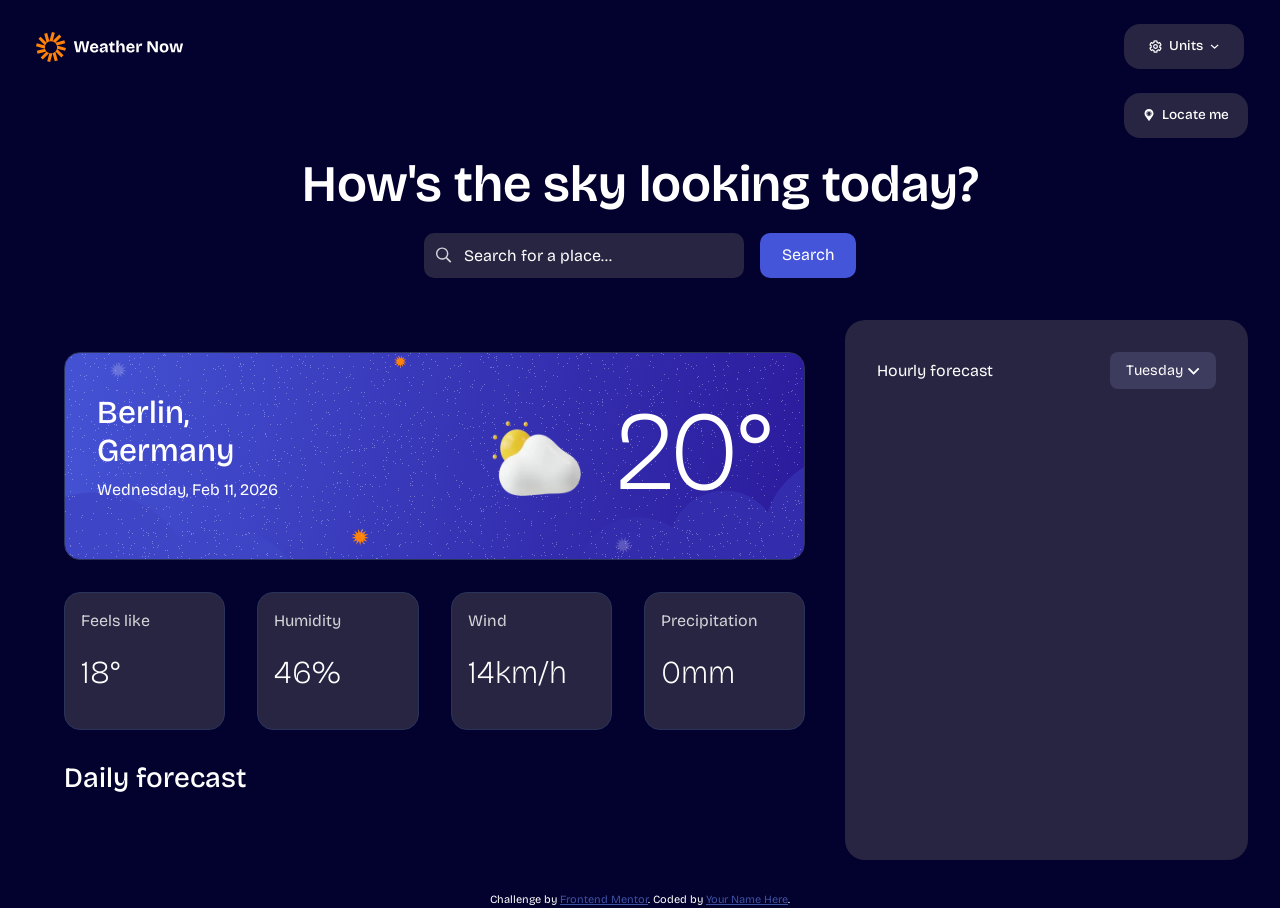
<file: index.html>
<!DOCTYPE html>
<html lang="en">
<head>
  <meta charset="UTF-8">
  <meta name="viewport" content="width=device-width, initial-scale=1.0">

  <link rel="icon" type="image/png" sizes="32x32" href="./assets/images/favicon-32x32.png">
  <link href="https://cdn.jsdelivr.net/npm/bootstrap@5.3.8/dist/css/bootstrap.min.css" rel="stylesheet" integrity="sha384-sRIl4kxILFvY47J16cr9ZwB07vP4J8+LH7qKQnuqkuIAvNWLzeN8tE5YBujZqJLB" crossorigin="anonymous">
  <link rel="stylesheet" href="./assets/styles.css">

  <!--Fonts-->
  <link href="https://fonts.googleapis.com/css2?family=DM+Sans:ital,opsz,wght@0,9..40,100..1000;1,9..40,100..1000&display=swap" rel="stylesheet">
  <link href="https://fonts.googleapis.com/css2?family=Bricolage+Grotesque:opsz,wght@12..96,200..800&display=swap" rel="stylesheet">

  <title>Frontend Mentor | Weather app</title>

</head>
<body>

  <main class="main">

    <nav class="navbar navbar-expand-lg p-4">

      <div class="container-fluid">
        <a class="navbar-brand" href="#">
          <img src="./assets/images/logo.svg" alt="Logo" height="30">
        </a>

        <div class="wrapper">
              <a class="nav-link" href="#" role="button">
                <img src="./assets/images/icon-units.svg" alt="" height="13">
                Units
                <img src="./assets/images/icon-dropdown.svg" alt="" height="5">
              </a>
          <div class="panel">

            <div class="panel-options">
              <button class="option-switch">Switch to imperial</button>
            </div>

            <hr>

            <div class="panel-header">
              <p>Temperature</p>
            </div>

            <div class="panel-options">
              <button class="option active">Celsius (°C)</button>
              <button class="option">Fahrenheit (°F)</button>
            </div>

            <hr>

            <div class="panel-header">
              <p>Wind speed</p>
            </div>

            <div class="panel-options">
              <button class="option active"> km/h</button>
              <button class="option">mph</button>
            </div>

            <hr>

            <div class="panel-header">
              <p>Precipitation</p>
            </div>

            <div class="panel-options">
              <button class="option active"> Millimeters (mm)</button>
              <button class="option">Inches (in)</button>
            </div>

          </div>
        </div>
      </div>
    </nav>

    <div class="mode">
      <button id="locateBtn" class="nav-link" href="#" role="button">
        <img src="assets/images/location-pin-svgrepo-com.svg" alt="" height="12">
        Locate me
      </button>
    </div>

    <section id="Search">

      <div class="title">
        <h1>
          How's the sky looking today?
        </h1>
      </div>

        <form id="searchForm" class="search-form">
          <div class="input-wrapper">
            <img src="assets/images/icon-search.svg" alt="">
            <input type="text" id="cityInput" placeholder="Search for a place...">
          </div>

          <button type="submit" id="search-button">Search</button>

        </form>

    </section>

    <section id="home">
      <div class="main-container">
        <div class="left">
          <div class="info">
            <div class="city-info">
              <h2 id="city-name">
              Berlin, Germany
              </h2>
              <p id="date">
                Wednesday, Feb 11, 2026
              </p>
            </div>

            <div class="weather">
              <img class="hero-icon" src="assets/images/icon-partly-cloudy.webp" alt="">
              <h2 class="degrees main-temp">
                20°
              </h2>
            </div>

          </div>

          <div class="stats">
            <div class="card">
              <p class="stat-title">
                Feels like
              </p>
              <p class="stats-data feels-like">
                18°
              </p>
            </div>

            <div class="card">
              <p class="stat-title">
                Humidity
              </p>
                <p class="stats-data" id="humidity">
                  46%
                </p>
            </div>

            <div class="card">
              <p class="stat-title">
                Wind
              </p>
              <p class="stats-data" id="wind">
                  14km/h
                </p>
            </div>

            <div class="card">
              <p class="stat-title">
                Precipitation
              </p>
              <p class="stats-data" id="precipitation">
                  0mm
                </p>
            </div>

          </div>

          <h3 class="daily-title"> Daily forecast</h3>

          <div class="daily" id="daily-container">

          </div>

        </div>

        <div class="right">
          <div class="header-hourly">
            <p>
              Hourly forecast
            </p>
            <div class="hourly-wrapper">
              <button class="days-toggler">
                Tuesday
                <img src="assets/images/icon-dropdown.svg" alt="">
              </button>
              <div class="days-panel">
                <button class="days-option">
                  Monday
                </button>
                <button class="days-option">
                  Tuesday
                </button>
                <button class="days-option">
                  Wednesday
                </button>
                <button class="days-option">
                  Thursday
                </button>
                <button class="days-option">
                  Friday
                </button>
                <button class="days-option">
                  Saturday
                </button>
              </div>
            </div>
          </div>
    
            <div id="hourly-container">

            </div>

        </div>
      </div>
    </section>

  </main>

<footer role="contentinfo">
  <div class="attribution">
    Challenge by <a href="https://www.frontendmentor.io?ref=challenge">Frontend Mentor</a>. 
    Coded by <a href="#">Your Name Here</a>.
  </div>
</footer>

<script src="JS/index.js"></script>
<script src="https://cdn.jsdelivr.net/npm/bootstrap@5.3.8/dist/js/bootstrap.bundle.min.js" integrity="sha384-FKyoEForCGlyvwx9Hj09JcYn3nv7wiPVlz7YYwJrWVcXK/BmnVDxM+D2scQbITxI" crossorigin="anonymous"></script>

</body>

</html>
</file>
<file: assets/styles.css>
body{
    background-color: hsl(243, 96%, 9%);
    color: white;
    font-family: "Bricolage Grotesque", sans-serif;
    margin: 0;
}



/* Navbar and panel */

.mode{
    display: flex;
    justify-content: end;
    padding-right: 2rem;
    padding-bottom: 1rem;
}

.wrapper{
    position: relative;
}

.nav-link{
    color: white;
    background-color: hsl(243, 27%, 20%);

    border-radius: 1rem;

    display: inline-flex;
    justify-content: center;
    align-items: center;
    gap: 7px;

    font-size: 0.85rem;
    font-weight: 500;

    text-decoration: none;
    padding: 0.5rem 1.2rem;

    min-width: 7.5rem;
    height: 2.8rem;
}

.panel-options{
    display: flex;
    flex-direction: column;
    gap: 0.25rem;
    padding: 0.35rem 0;
}

.panel {
    position: absolute;
    top: calc(100% + 12px);
    right: 0;

    width: fit-content;
    padding: 1rem;

    background-color: hsl(243, 27%, 20%);
    border-radius: 1.25rem;

    box-shadow: 0 20px 50px rgba(0, 0, 0, 0.35);

    display: none;
    z-index: 1000;
}

.panel-header p {
    font-size: 0.9rem;
    color: #bbbbbb;
    margin: 0;
}

hr{
    margin: 0;
    padding: 0.2rem;
}

.option {
    display: flex;
    align-items: center;
    width: 10rem;
    text-align: left;
    background: transparent;
    color: white;
    border: none;
    padding: 0.5rem;
    padding-left: 0.2rem;
    border-radius: 0.75rem;
    cursor: pointer;

    font-size: 1rem;
    margin: 0;
}

.option-switch{
    display: flex;
    align-items: center;
    width: 10rem;
    text-align: left;
    background: transparent;
    color: white;
    border: none;
    padding: 0.75rem;
    padding-left: 0.2rem;
    border-radius: 0.75rem;
    cursor: pointer;

    font-size: 0.9rem;
    margin: 0;
}

.option-switch:hover{
    background-color: hsl(243, 27%, 20%);
}

.option:hover{
    background-color: hsl(243, 27%, 20%);
}

.option.active {
    background: hsl(18, 98%, 55%);
}

.option.active:hover {
    background: hsl(18, 83%, 37%);
}

.panel.open{
    display: block;
}

/* Home */

h1{
    display: flex;
    justify-content: center;
    align-items: center;
    text-align: center;
    font-size: 3.2rem;
    font-weight: 600;
}

.search-form{
    display: flex;
    justify-content: center;
    align-items: center;
    text-align: center;
    padding-top: 10px;
    padding-bottom: 10px;
    gap: 1rem;
}

.input-wrapper {
    position: relative;
    display: inline-block;
}

.input-wrapper img {
    position: absolute;
    left: 12px;
    top: 50%;
    transform: translateY(-50%);
    width: 16px;
    pointer-events: none;
}

.input-wrapper input {
    padding-left: 40px;
    height: 2.8rem;
    border-radius: 10px;
    background-color: hsl(243, 27%, 20%);
    border: none;
    width: 20rem;
    color: #ffffff;
}

input::placeholder{
    color: #ffffff;
    opacity: 1;
}

#search-button{
    background-color: hsl(233, 67%, 56%);
    border: none;
    height: 2.8rem;
    border-radius: 10px;
    color: #ffffff;
    width: 6rem;
}

/* Info*/

#home{
    display: block;
}

.main-container{
    display: grid;
    grid-template-columns: 2fr 1fr;

    gap: 0.5rem;
    padding: 2rem;
}

.left{
    display: flex;
    flex-direction: column;
    gap: 2rem;
    padding: 2rem;
}


.info{
    background-image: url("./images/bg-today-large.svg");
    background-repeat: no-repeat;
    background-position: center;
    background-size: cover;
    border-radius: 1rem;
    max-width: 60rem;

    border: 1px solid hsl(228, 37%, 26%);
    
    display: flex;
    justify-content: space-between;
    align-items: center;
    gap: 10rem;
    padding: 2rem;
}

.weather{
    display: flex;
    justify-content: center;
    gap: 1rem;
}

.degrees{
    font-size: 7rem;
    font-weight: 100;
}

.weather img{
    width: 8rem;
    height: auto;
}

/* Stadistics */

.stats{
    display: grid;
    grid-template-columns: repeat(4,1fr);
    gap: 2rem;
    max-width: 60rem;
}

.card{
    color: hsl(250, 6%, 84%);
    background-color: hsl(243, 27%, 20%);
    padding: 1rem;
    border-radius: 1rem;
    border: 1px solid hsl(228, 37%, 26%);

}

.stat-title{
    font-size: 1rem;
}

.stats-data{
    font-size: 2rem;
    color: #ffffff;
    font-weight: 100;
}

/* Daily */

span{
    font-size: 1.5rem
}

.daily{
    display: grid;
    grid-template-columns: repeat(7, 1fr);
    gap: 1rem;
    max-width: 60rem;
}

.daily-card{
    color: hsl(250, 6%, 84%);
    background-color: hsl(243, 27%, 20%);
    padding: 1rem;
    border-radius: 1rem;
    display: flex;
    flex-direction: column;
    justify-content: center;
    align-items: center;
    gap: 1rem;
    border: 1px solid hsl(228, 37%, 26%);
    max-width: 7rem;
}

.daily-card p{
    margin: 0;
}

.daily-card img{
    width: 5rem;
    height: auto;
}

.temps{
    display: flex;
    justify-content: space-between;
    gap: 2.5rem;
}

.daily-title{
    margin: 0;
}


/* Right */

.right{
    background: hsl(243, 27%, 20%);
    border-radius: 20px;
    padding: 2rem;

    max-height: 44rem;

    grid-template-rows: repeat(7,1fr);
    gap: 2rem;
}

.header-hourly{
    display: flex;
    justify-content: space-between;
    align-items: center;
    padding-bottom: 2rem;
}

.header-hourly p{
    margin: 0;
}

/* Days panel */

.days-toggler{
    font-size: 0.9rem;
    color: white;
    background-color: hsl(243, 23%, 30%);
    border-radius: 0.5rem;
    border: none;
    padding: 0.5rem 1rem;
}

.hourly-wrapper{
    position: relative;
}

.days-panel{
    position: absolute;
    top: calc(100% + 12px);
    right: 0;

    padding: 1.25rem;

    background-color: hsl(243, 27%, 20%);
    border: 1px solid hsl(228, 34%, 66%);
    border-radius: 1.25rem;

    box-shadow: 0 20px 50px rgba(0, 0, 0, 0.35);

    display: none;
    z-index: 1000;
}

.days-option{
    display: flex;
    align-items: center;
    width: 10rem;
    text-align: left;
    background: transparent;
    color: white;
    border: none;
    padding: 0.75rem;
    padding-left: 0.2rem;
    border-radius: 0.75rem;
    cursor: pointer;

    font-size: 0.9rem;
    margin: 0;
}

.days-option:hover{
    background-color: rgba(255,255,255,0.08);
}


.days-panel.open{
    display: block;
}

/* Hours */


.hour{
    display: flex;
    align-items: center;
    justify-content: space-between;

    background-color: hsl(243, 23%, 24%);
    border-radius: 0.5rem;
    padding: 0.2rem;
    border: 1px solid hsl(228, 37%, 26%);
}

#hourly-container {
    max-height: 35rem;
    overflow-y: auto;
    display: flex;
    flex-direction: column;
    gap: 16px;
}

.day-forecast{
    display: flex;
    align-items: center;
    gap: 0rem;
}

.day-forecast img{
    width: 3.2rem;
}

.hour p{
    margin: 0;
    font-size: 1.1rem;
    color: white;
}


/* Footer */
.attribution { font-size: 11px; text-align: center; }
.attribution a { color: hsl(228, 45%, 44%); }

/* Responsive */

@media (max-width: 575px){

    /* main */

    .main-container{
        grid-template-columns: 1fr;
        padding: 0;
        margin: 0;
        gap: 1.5rem;
    }

    h1{
        font-size: 2.2rem;
        line-height: 1.2;
        padding: 0 1rem;
    }

    /*  nav and mode */

    .mode{
        justify-content: flex-end;
        padding-right: 1rem;
    }

    /*  search  */

    .search-form{
        flex-direction: column;
        gap: 1rem;
        padding: 0 1rem;
    }

    .input-wrapper{
        width: 100%;
    }

    .input-wrapper input{
        width: 100%;
    }

    #search-button{
        width: 100%;
        border-radius: 14px;
    }

    /* info card */

    .info{
        flex-direction: column;
        align-items: center;
        text-align: center;
        gap: 1.5rem;
        padding: 1.5rem;
        background-image: url("./images/bg-today-small.svg");
        border-radius: 1.5rem;
        max-width: 25rem;
        margin-left: 0;
        padding-left: 0;
        border-left: 0;
    }

    .weather{
        justify-content: center;
    }

    .degrees{
        font-size: 4rem;
    }

    .weather img{
        width: 5rem;
    }

    /* stats */

    .stats{
        grid-template-columns: 1fr;
        gap: 1rem;
    }

    .card{
        border-radius: 1.25rem;
    }

    .stats-data{
        font-size: 1.6rem;
    }

    /*  daily forecast  */

    .daily{
        grid-template-columns: repeat(2, 1fr);
        gap: 1rem;
    }

    .daily-card{
        padding: 1rem;
    }

    .daily-card img{
        width: 4rem;
    }

    .temps{
        gap: 1.5rem;
    }

    /* right */

    .right{
        padding: 1.5rem;
        margin: 0 1.5rem;
    }

    .header-hourly{
        flex-direction: row;
        align-items: flex-start;
        gap: 1rem;
    }

    .hour{
        padding: 0.5rem 1rem;
    }

}


@media (max-width: 991px){

    .main-container{
        grid-template-columns: 1fr;
    }

    .info{
        flex-direction: column;
        gap: 2rem;
        text-align: center;
    }

    .stats{
        grid-template-columns: repeat(2, 1fr);
    }

    .daily{
        grid-template-columns: repeat(3, 1fr);
    }

    .degrees{
        font-size: 5rem;
    }

}
</file>
